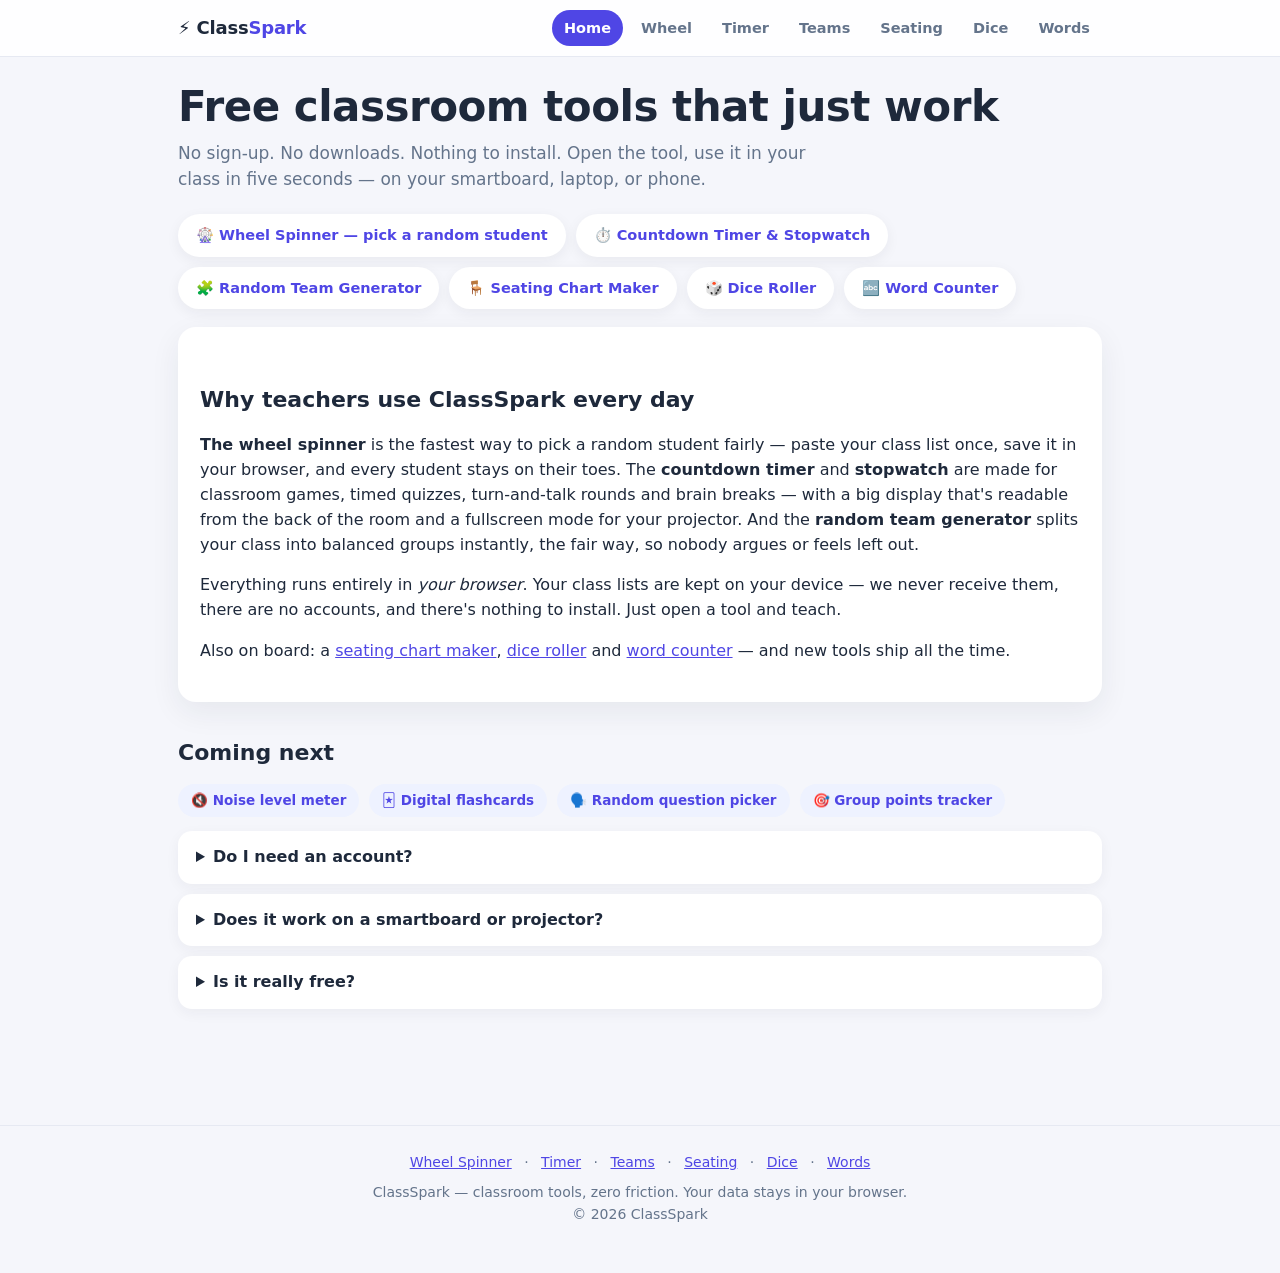
<file: index.html>
<!doctype html>
<html lang="en">
<head>
<meta charset="utf-8">
<meta name="viewport" content="width=device-width, initial-scale=1">
<title>ClassSpark — Free Online Classroom Tools (Wheel Spinner, Timer, Team Maker)</title>
<meta name="description" content="Free classroom tools for teachers: wheel spinner & random name picker, countdown timer, and random team generator. No sign-up, no downloads — just open and use on any device or smartboard.">
<meta property="og:title" content="ClassSpark — Free Online Classroom Tools">
<meta property="og:description" content="Wheel spinner, countdown timer & random team generator. Free, no sign-up, works on any smartboard.">
<meta property="og:type" content="website">
<link rel="canonical" href="https://ios-ug.github.io/classspark/">
<meta name="theme-color" content="#4f46e5">
<link rel="icon" href="data:image/svg+xml,%3Csvg xmlns='http://www.w3.org/2000/svg' viewBox='0 0 16 16'%3E%3Ctext y='14' font-size='14'%3E⚡%3C/text%3E%3C/svg%3E">
<link rel="stylesheet" href="./shared/style.css">
</head>
<body>
<header class="nav">
  <div class="nav-in">
    <a class="brand" href="./">⚡ Class<span>Spark</span></a>
    <nav>
      <a href="./" class="on">Home</a>
      <a href="./wheel/">Wheel</a>
      <a href="./timer/">Timer</a>
      <a href="./teams/">Teams</a>
      <a href="./seating/">Seating</a>
      <a href="./dice/">Dice</a>
      <a href="./words/">Words</a>
    </nav>
  </div>
</header>

<main class="container">
  <h1>Free classroom tools that just work</h1>
  <p class="lead">No sign-up. No downloads. Nothing to install. Open the tool, use it in your class in five seconds — on your smartboard, laptop, or phone.</p>

  <div class="moretools">
    <a href="./wheel/">🎡 Wheel Spinner — pick a random student</a>
    <a href="./timer/">⏱️ Countdown Timer & Stopwatch</a>
    <a href="./teams/">🧩 Random Team Generator</a>
    <a href="./seating/">🪑 Seating Chart Maker</a>
    <a href="./dice/">🎲 Dice Roller</a>
    <a href="./words/">🔤 Word Counter</a>
  </div>

  <div class="card">
    <h2>Why teachers use ClassSpark every day</h2>
    <p><strong>The wheel spinner</strong> is the fastest way to pick a random student fairly — paste your class list once, save it in your browser, and every student stays on their toes. The <strong>countdown timer</strong> and <strong>stopwatch</strong> are made for classroom games, timed quizzes, turn-and-talk rounds and brain breaks — with a big display that's readable from the back of the room and a fullscreen mode for your projector. And the <strong>random team generator</strong> splits your class into balanced groups instantly, the fair way, so nobody argues or feels left out.</p>
    <p>Everything runs entirely in <em>your browser</em>. Your class lists are kept on your device — we never receive them, there are no accounts, and there's nothing to install. Just open a tool and teach.</p>
    <p>Also on board: a <a href="./seating/">seating chart maker</a>, <a href="./dice/">dice roller</a> and <a href="./words/">word counter</a> — and new tools ship all the time.</p>
  </div>

  <h2>Coming next</h2>
  <div class="moretools">
    <span class="chip">🔇 Noise level meter</span>
    <span class="chip">🃏 Digital flashcards</span>
    <span class="chip">🗣️ Random question picker</span>
    <span class="chip">🎯 Group points tracker</span>
  </div>

  <details>
    <summary>Do I need an account?</summary>
    <p>No. Every tool works instantly with zero sign-up. Saved lists stay in your browser's local storage on your own device.</p>
  </details>
  <details>
    <summary>Does it work on a smartboard or projector?</summary>
    <p>Yes — every tool is built with big text and high-contrast colors so the whole class can read it from the back of the room. The timer also has a fullscreen mode.</p>
  </details>
  <details>
    <summary>Is it really free?</summary>
    <p>Yes, 100% free. The site is supported by unobtrusive ads, which is why they'll never interrupt your class.</p>
  </details>
</main>

<footer>
  <div>
    <a href="./wheel/">Wheel Spinner</a> · <a href="./timer/">Timer</a> · <a href="./teams/">Teams</a> · <a href="./seating/">Seating</a> · <a href="./dice/">Dice</a> · <a href="./words/">Words</a>
  </div>
  <p style="margin-top:8px">ClassSpark — classroom tools, zero friction. Your data stays in your browser.<br>© 2026 ClassSpark</p>
</footer>
</body>
</html>
</file>
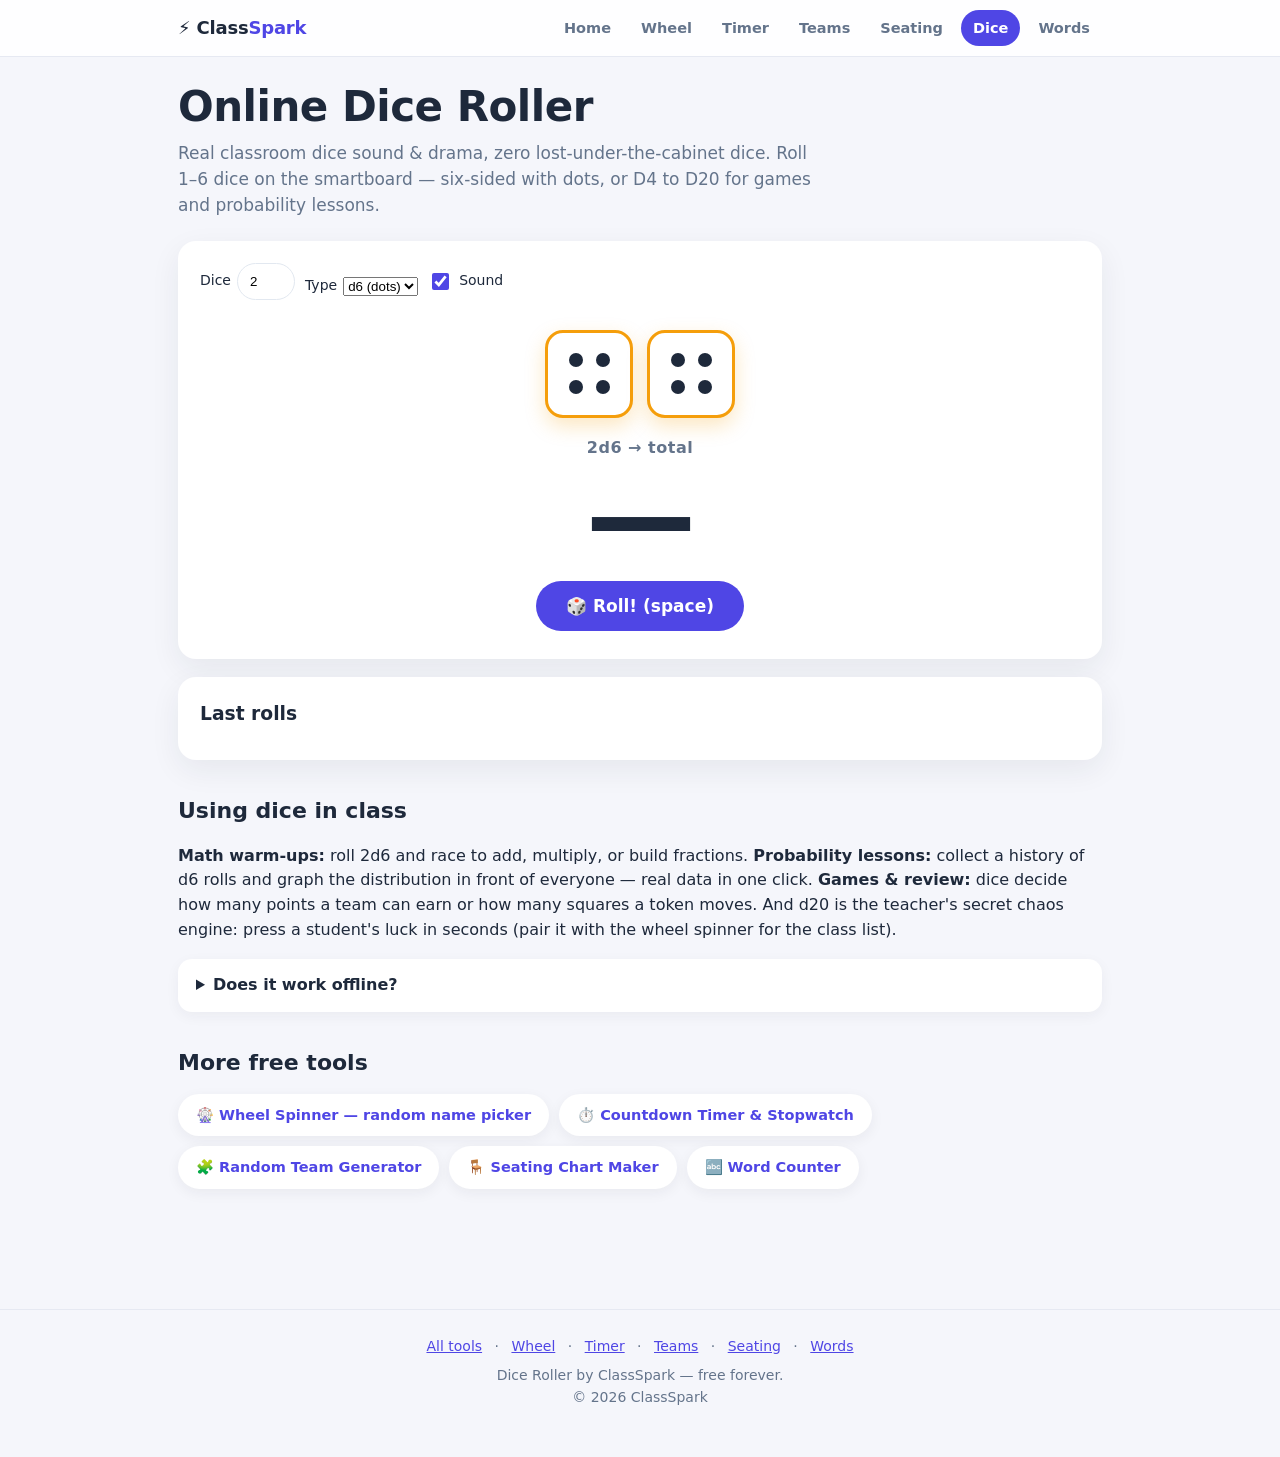
<file: dice/index.html>
<!doctype html>
<html lang="en">
<head>
<meta charset="utf-8">
<meta name="viewport" content="width=device-width, initial-scale=1">
<title>Dice Roller Online — D6, D20 & More for Class Games | ClassSpark</title>
<meta name="description" content="Free online dice roller for classrooms and board games. Roll 1–6 dice, standard six-sided with pips or D4–D20, big display for the smartboard, roll history. No sign-up.">
<meta property="og:title" content="Online Dice Roller for Teachers & Games">
<meta property="og:description" content="Roll 1–6 dice on your smartboard. Six-sided pips or D4–D20, animated rolls, history. Free, no sign-up.">
<meta property="og:type" content="website">
<link rel="canonical" href="https://ios-ug.github.io/classspark/dice/">
<meta name="theme-color" content="#4f46e5">
<link rel="icon" href="data:image/svg+xml,%3Csvg xmlns='http://www.w3.org/2000/svg' viewBox='0 0 16 16'%3E%3Ctext y='14' font-size='14'%3E🎲%3C/text%3E%3C/svg%3E">
<link rel="stylesheet" href="../shared/style.css">
<script src="../shared/dice.js" defer></script>
<script type="application/ld+json">
{"@context":"https://schema.org","@type":"FAQPage","mainEntity":[
{"@type":"Question","name":"How do I roll dice online?","acceptedAnswer":{"@type":"Answer","text":"Choose how many dice and pick the die type (six-sided with dots, or D4–D20), then press Roll or hit the spacebar."}},
{"@type":"Question","name":"Are the rolls random and fair?","acceptedAnswer":{"@type":"Answer","text":"Yes — each die is rolled with your browser's random number generator, so every face has an equal chance every time."}},
{"@type":"Question","name":"Can I roll a D20?","acceptedAnswer":{"@type":"Answer","text":"Yes — select d20 in the die-type box (d4, d6, d8, d10, d12 and d20 all supported), any mix of 1–6 dice."}}
]}
</script>
</head>
<body>
<header class="nav">
  <div class="nav-in">
    <a class="brand" href="../">⚡ Class<span>Spark</span></a>
    <nav>
      <a href="../">Home</a>
      <a href="../wheel/">Wheel</a>
      <a href="../timer/">Timer</a>
      <a href="../teams/">Teams</a>
      <a href="../seating/">Seating</a>
      <a href="../dice/" class="on">Dice</a>
      <a href="../words/">Words</a>
    </nav>
  </div>
</header>

<main class="container">
  <h1>Online Dice Roller</h1>
  <p class="lead">Real classroom dice sound & drama, zero lost-under-the-cabinet dice. Roll 1–6 dice on the smartboard — six-sided with dots, or D4 to D20 for games and probability lessons.</p>

  <div class="card">
    <div class="row">
      <div class="row" style="gap:6px"><label class="check" for="countIn">Dice</label><input class="txt" id="countIn" type="number" min="1" max="6" style="max-width:80px"></div>
      <div class="row" style="gap:6px">
        <label class="check" for="sidesSel">Type</label>
        <select class="txt" id="sidesSel">
          <option value="4">d4</option>
          <option value="6" selected>d6 (dots)</option>
          <option value="8">d8</option>
          <option value="10">d10</option>
          <option value="12">d12</option>
          <option value="20">d20</option>
        </select>
      </div>
      <label class="check"><input type="checkbox" id="sound" checked> Sound</label>
    </div>

    <div class="stage">
      <div id="diceRow" class="dice-row"></div>
      <div style="margin-top:18px">
        <div id="totalLabel" class="hint">2d6 → total</div>
        <div id="total" class="display" style="font-size:clamp(48px,10vw,110px)">—</div>
      </div>
      <div class="row" style="justify-content:center;margin-top:10px">
        <button class="btn big" id="rollBtn">🎲 Roll! (space)</button>
      </div>
    </div>
  </div>

  <div class="card">
    <div class="row" style="justify-content:space-between">
      <h3 style="margin:0">Last rolls</h3>
      <button class="btn ghost tiny" id="clearHist" style="display:none">Clear</button>
    </div>
    <div id="history" class="chips" style="margin-top:10px"></div>
  </div>

  <h2>Using dice in class</h2>
  <p><strong>Math warm-ups:</strong> roll 2d6 and race to add, multiply, or build fractions. <strong>Probability lessons:</strong> collect a history of d6 rolls and graph the distribution in front of everyone — real data in one click. <strong>Games & review:</strong> dice decide how many points a team can earn or how many squares a token moves. And d20 is the teacher's secret chaos engine: press a student's luck in seconds (pair it with the wheel spinner for the class list).</p>

  <details>
    <summary>Does it work offline?</summary>
    <p>Once the page is loaded, it runs entirely in your browser — like every ClassSpark tool. Spotty classroom Wi-Fi won't stop your game.</p>
  </details>

  <h2>More free tools</h2>
  <div class="moretools">
    <a href="../wheel/">🎡 Wheel Spinner — random name picker</a>
    <a href="../timer/">⏱️ Countdown Timer & Stopwatch</a>
    <a href="../teams/">🧩 Random Team Generator</a>
    <a href="../seating/">🪑 Seating Chart Maker</a>
    <a href="../words/">🔤 Word Counter</a>
  </div>
</main>

<footer>
  <div>
    <a href="../">All tools</a> · <a href="../wheel/">Wheel</a> · <a href="../timer/">Timer</a> · <a href="../teams/">Teams</a> · <a href="../seating/">Seating</a> · <a href="../words/">Words</a>
  </div>
  <p style="margin-top:8px">Dice Roller by ClassSpark — free forever.<br>© 2026 ClassSpark</p>
</footer>
</body>
</html>
</file>
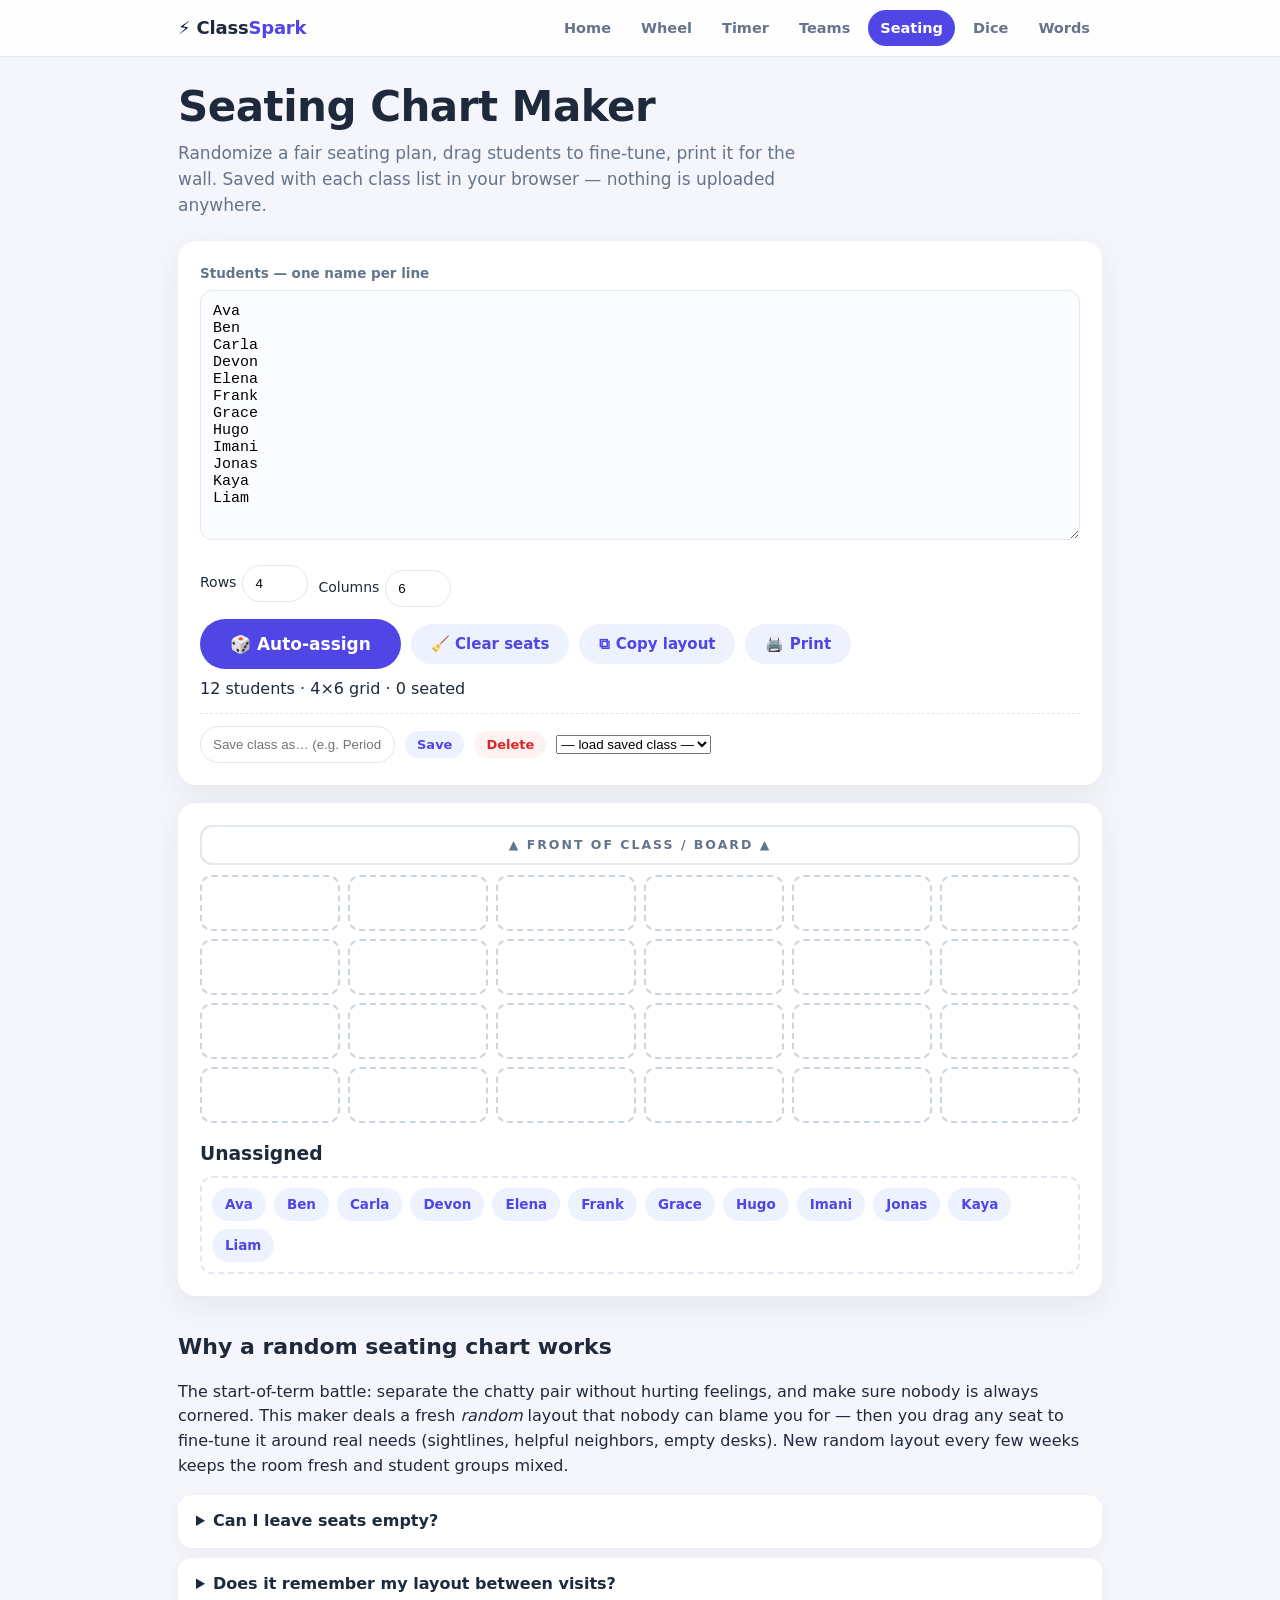
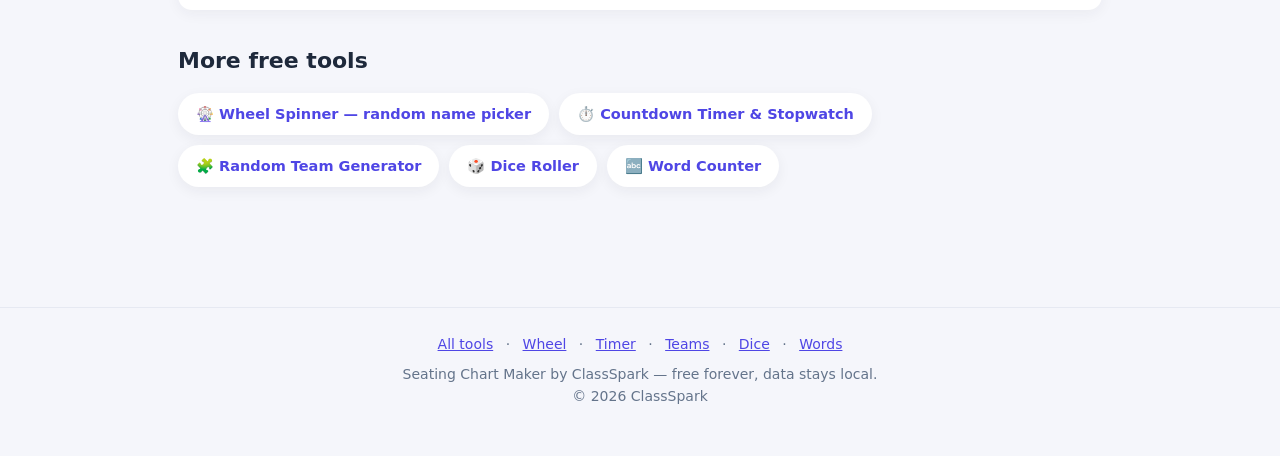
<file: seating/index.html>
<!doctype html>
<html lang="en">
<head>
<meta charset="utf-8">
<meta name="viewport" content="width=device-width, initial-scale=1">
<title>Seating Chart Maker — Drag, Arrange & Print Classroom Layouts | ClassSpark</title>
<meta name="description" content="Free seating chart maker for teachers. Paste your class, auto-assign a random layout, drag students to rearrange, and print the chart. No account, lists stay on your device.">
<meta property="og:title" content="Seating Chart Maker for Classrooms">
<meta property="og:description" content="Auto-assign a fair random seating chart, drag to fine-tune, print it. Free for teachers.">
<meta property="og:type" content="website">
<link rel="canonical" href="https://ios-ug.github.io/classspark/seating/">
<meta name="theme-color" content="#4f46e5">
<link rel="icon" href="data:image/svg+xml,%3Csvg xmlns='http://www.w3.org/2000/svg' viewBox='0 0 16 16'%3E%3Ctext y='14' font-size='14'%3E🪑%3C/text%3E%3C/svg%3E">
<link rel="stylesheet" href="../shared/style.css">
<script src="../shared/seating.js" defer></script>
<script type="application/ld+json">
{"@context":"https://schema.org","@type":"FAQPage","mainEntity":[
{"@type":"Question","name":"How do I make a seating chart for my class?","acceptedAnswer":{"@type":"Answer","text":"Paste your students one per line, choose a rows × columns setup and press Auto-assign for a fair random layout — or drag names from the unassigned box into any seat yourself."}},
{"@type":"Question","name":"Can I swap two students?","acceptedAnswer":{"@type":"Answer","text":"Yes — drag one student onto the other's seat and they swap places. Drag a student back to the box below to leave a seat empty."}},
{"@type":"Question","name":"Can I print the seating chart?","acceptedAnswer":{"@type":"Answer","text":"Yes — the Print button creates a clean one-page layout with a 'Front of class' orientation. Copy also exports seats as plain text."}}
]}
</script>
</head>
<body>
<header class="nav">
  <div class="nav-in">
    <a class="brand" href="../">⚡ Class<span>Spark</span></a>
    <nav>
      <a href="../">Home</a>
      <a href="../wheel/">Wheel</a>
      <a href="../timer/">Timer</a>
      <a href="../teams/">Teams</a>
      <a href="../seating/" class="on">Seating</a>
      <a href="../dice/">Dice</a>
      <a href="../words/">Words</a>
    </nav>
  </div>
</header>

<main class="container">
  <h1>Seating Chart Maker</h1>
  <p class="lead">Randomize a fair seating plan, drag students to fine-tune, print it for the wall. Saved with each class list in your browser — nothing is uploaded anywhere.</p>

  <div class="card controls">
    <label class="field" for="roster">Students — one name per line</label>
    <textarea id="roster" class="manifest" spellcheck="false"></textarea>

    <div class="row" style="margin-top:12px">
      <div class="row" style="gap:6px"><label class="check" for="rowsIn">Rows</label><input class="txt" id="rowsIn" type="number" min="2" max="10" style="max-width:80px"></div>
      <div class="row" style="gap:6px"><label class="check" for="colsIn">Columns</label><input class="txt" id="colsIn" type="number" min="2" max="10" style="max-width:80px"></div>
    </div>

    <div class="row" style="margin-top:12px">
      <button class="btn big" id="autoBtn">🎲 Auto-assign</button>
      <button class="btn ghost" id="clearBtn">🧹 Clear seats</button>
      <button class="btn ghost" id="copyBtn">⧉ Copy layout</button>
      <button class="btn ghost" id="printBtn">🖨️ Print</button>
    </div>
    <p class="hint" id="stats" style="margin:8px 0 0"></p>

    <div class="row" style="margin-top:12px;border-top:1px dashed #e2e8f0;padding-top:12px">
      <input class="txt" id="listName" placeholder="Save class as… (e.g. Period 3)">
      <button class="btn ghost tiny" id="saveList">Save</button>
      <button class="btn danger tiny" id="deleteList">Delete</button>
      <select class="txt" id="savedLists" style="max-width:210px"></select>
    </div>
  </div>

  <div class="card" id="gridWrap">
    <div class="frontbar">▲ FRONT OF CLASS / BOARD ▲</div>
    <div id="grid" class="seatgrid"></div>
    <h3 style="margin:16px 0 8px">Unassigned</h3>
    <div id="pool"></div>
  </div>

  <h2>Why a random seating chart works</h2>
  <p>The start-of-term battle: separate the chatty pair without hurting feelings, and make sure nobody is always cornered. This maker deals a fresh <em>random</em> layout that nobody can blame you for — then you drag any seat to fine-tune it around real needs (sightlines, helpful neighbors, empty desks). New random layout every few weeks keeps the room fresh and student groups mixed.</p>

  <details>
    <summary>Can I leave seats empty?</summary>
    <p>Yes — an empty grid cell is simply a free desk. Drag anyone back to the “Unassigned” box to free their seat, or don't assign them yet.</p>
  </details>
  <details>
    <summary>Does it remember my layout between visits?</summary>
    <p>Yes — your last chart and any saved class lists stay in this browser on your own device. No account, no uploads.</p>
  </details>

  <h2>More free tools</h2>
  <div class="moretools">
    <a href="../wheel/">🎡 Wheel Spinner — random name picker</a>
    <a href="../timer/">⏱️ Countdown Timer & Stopwatch</a>
    <a href="../teams/">🧩 Random Team Generator</a>
    <a href="../dice/">🎲 Dice Roller</a>
    <a href="../words/">🔤 Word Counter</a>
  </div>
</main>

<div id="toast" class="toast">Copied ✓</div>

<footer>
  <div>
    <a href="../">All tools</a> · <a href="../wheel/">Wheel</a> · <a href="../timer/">Timer</a> · <a href="../teams/">Teams</a> · <a href="../dice/">Dice</a> · <a href="../words/">Words</a>
  </div>
  <p style="margin-top:8px">Seating Chart Maker by ClassSpark — free forever, data stays local.<br>© 2026 ClassSpark</p>
</footer>
</body>
</html>
</file>
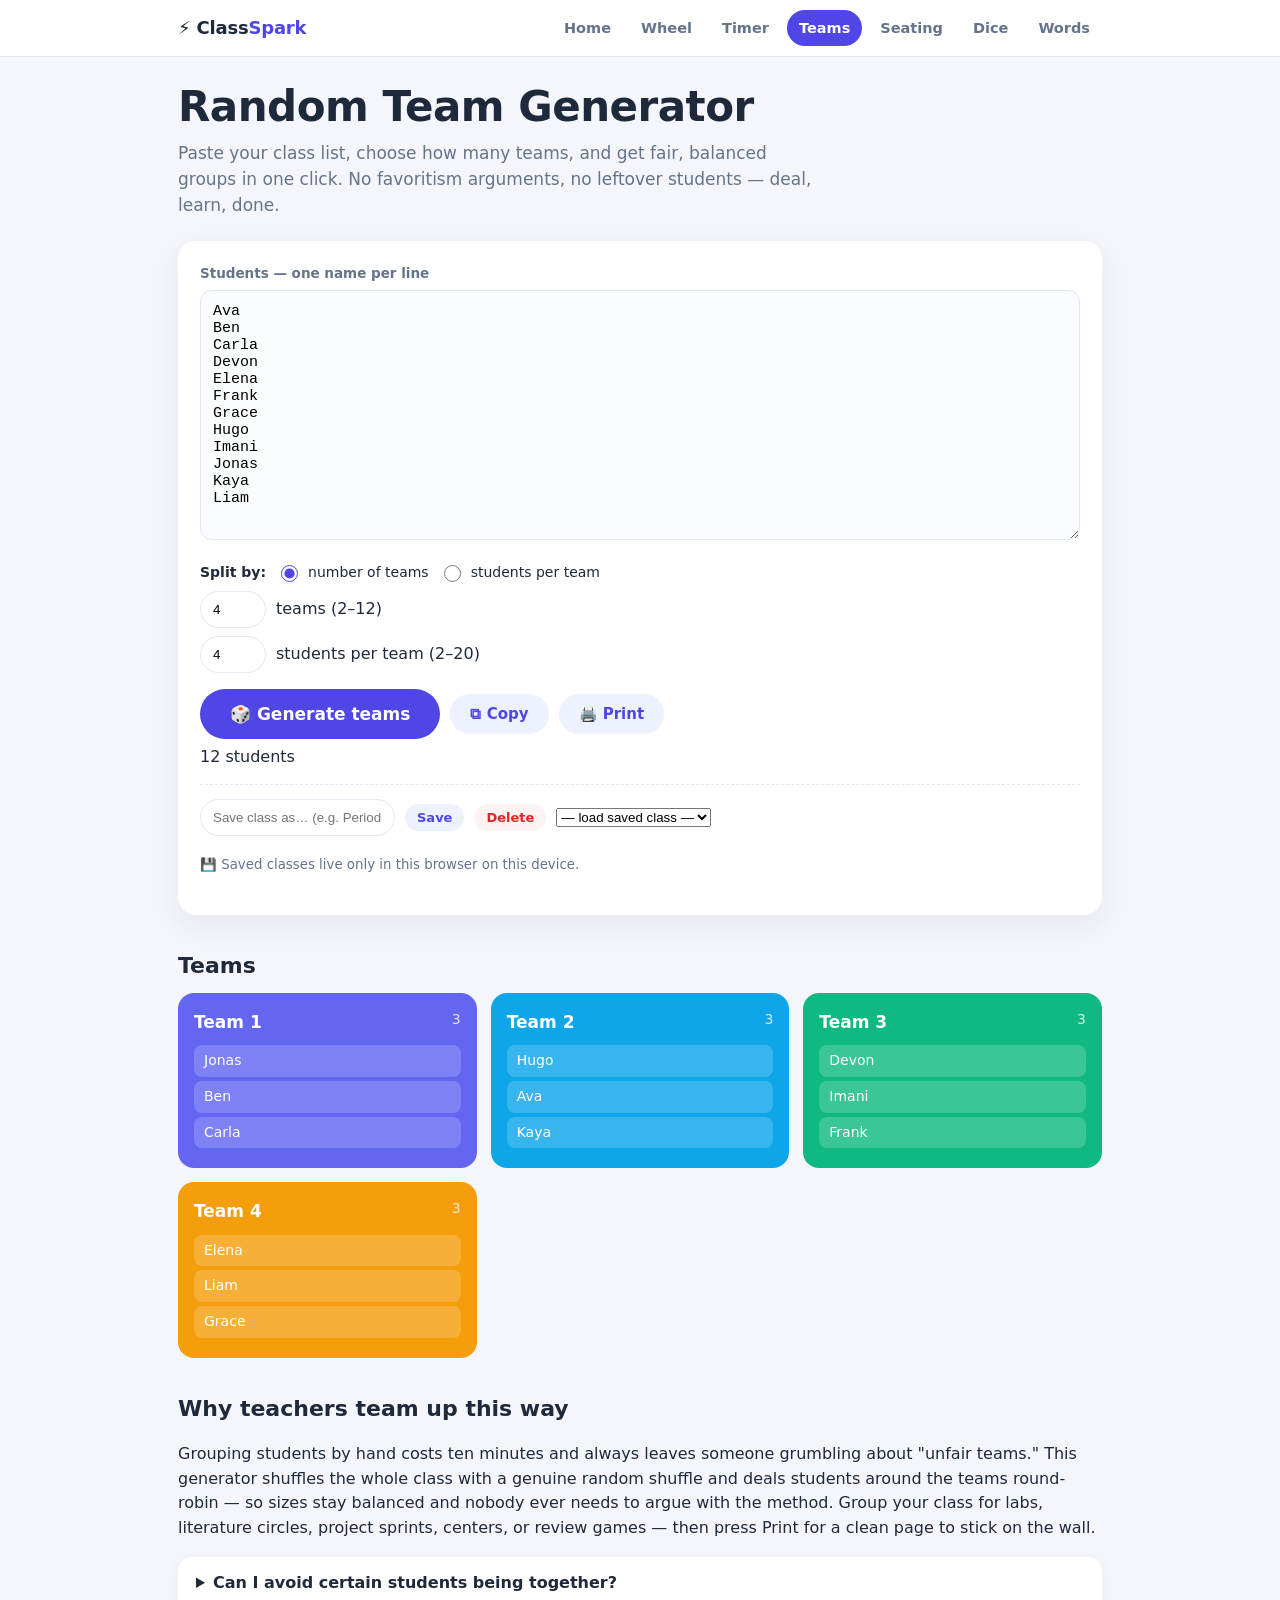
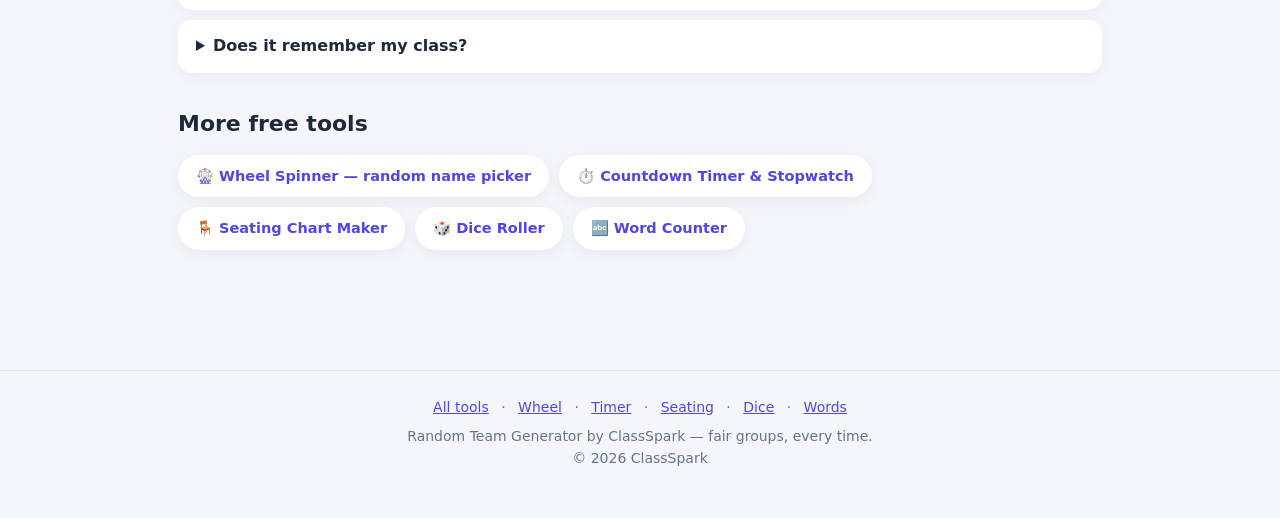
<file: teams/index.html>
<!doctype html>
<html lang="en">
<head>
<meta charset="utf-8">
<meta name="viewport" content="width=device-width, initial-scale=1">
<title>Random Team Generator — Group Students Fairly, Instantly | ClassSpark</title>
<meta name="description" content="Free random team generator for teachers. Split your class into fair, balanced groups in one click — by number of teams or team size. Save class lists. Print or copy results.">
<meta property="og:title" content="Random Team Generator for Classrooms">
<meta property="og:description" content="Split your class into fair balanced teams instantly. By team count or size. Free, no sign-up, printable.">
<meta property="og:type" content="website">
<link rel="canonical" href="https://ios-ug.github.io/classspark/teams/">
<meta name="theme-color" content="#4f46e5">
<link rel="icon" href="data:image/svg+xml,%3Csvg xmlns='http://www.w3.org/2000/svg' viewBox='0 0 16 16'%3E%3Ctext y='14' font-size='14'%3E🧩%3C/text%3E%3C/svg%3E">
<link rel="stylesheet" href="../shared/style.css">
<script src="../shared/teams.js" defer></script>
<script type="application/ld+json">
{"@context":"https://schema.org","@type":"FAQPage","mainEntity":[
{"@type":"Question","name":"How do I split a class into random groups?","acceptedAnswer":{"@type":"Answer","text":"Paste your students one per line, choose the number of teams (or students per team) and press Generate. Names are shuffled fairly with a true random shuffle."}},
{"@type":"Question","name":"Are team sizes balanced?","acceptedAnswer":{"@type":"Answer","text":"Yes — students are dealt around the teams round-robin, so every team differs by at most one student."}},
{"@type":"Question","name":"Can I print the teams?","acceptedAnswer":{"@type":"Answer","text":"Yes — use the Print button for a clean printout to stick on the wall, or Copy to paste the team lists anywhere."}}
]}
</script>
</head>
<body>
<header class="nav">
  <div class="nav-in">
    <a class="brand" href="../">⚡ Class<span>Spark</span></a>
    <nav>
      <a href="../">Home</a>
      <a href="../wheel/">Wheel</a>
      <a href="../timer/">Timer</a>
      <a href="../teams/" class="on">Teams</a>
      <a href="../seating/">Seating</a>
      <a href="../dice/">Dice</a>
      <a href="../words/">Words</a>
    </nav>
  </div>
</header>

<main class="container">
  <h1>Random Team Generator</h1>
  <p class="lead">Paste your class list, choose how many teams, and get fair, balanced groups in one click. No favoritism arguments, no leftover students — deal, learn, done.</p>

  <div class="card">
    <label class="field" for="roster">Students — one name per line</label>
    <textarea id="roster" class="manifest" spellcheck="false"></textarea>

    <div class="row" style="margin-top:14px">
      <strong style="font-size:14px">Split by:</strong>
      <label class="check"><input type="radio" name="mode" id="modeCount" checked> number of teams</label>
      <label class="check"><input type="radio" name="mode" id="modeSize"> students per team</label>
    </div>
    <div class="row" style="margin-top:8px" id="fieldCount">
      <input class="txt" id="teamN" type="number" min="2" max="12" value="4" style="max-width:110px">
      <span class="hint">teams (2–12)</span>
    </div>
    <div class="row" style="margin-top:8px" id="fieldSize" hidden>
      <input class="txt" id="sizeN" type="number" min="2" max="20" value="4" style="max-width:110px">
      <span class="hint">students per team (2–20)</span>
    </div>

    <div class="row" style="margin-top:16px">
      <button class="btn big" id="makeBtn">🎲 Generate teams</button>
      <button class="btn ghost" id="copyBtn" disabled>⧉ Copy</button>
      <button class="btn ghost" id="printBtn" disabled>🖨️ Print</button>
    </div>
    <p class="hint" id="stats" style="margin:6px 0 0"></p>

    <div class="row" style="margin-top:14px;border-top:1px dashed #e2e8f0;padding-top:14px">
      <input class="txt" id="listName" placeholder="Save class as… (e.g. Period 2)">
      <button class="btn ghost tiny" id="saveList">Save</button>
      <button class="btn danger tiny" id="deleteList">Delete</button>
      <select class="txt" id="savedLists" style="max-width:220px"></select>
    </div>
    <p><small class="hint">💾 Saved classes live only in this browser on this device.</small></p>
  </div>

  <div id="outWrap" hidden>
    <h2 id="outTitle">Teams</h2>
    <div id="out" class="teams-grid"></div>
  </div>

  <h2>Why teachers team up this way</h2>
  <p>Grouping students by hand costs ten minutes and always leaves someone grumbling about "unfair teams." This generator shuffles the whole class with a genuine random shuffle and deals students around the teams round-robin — so sizes stay balanced and nobody ever needs to argue with the method. Group your class for labs, literature circles, project sprints, centers, or review games — then press Print for a clean page to stick on the wall.</p>

  <details>
    <summary>Can I avoid certain students being together?</summary>
    <p>This generator keeps grouping fast and fair. For special pairings, use it as a starting point and swap names in the copy-pasted list — most teachers find the random result already works.</p>
  </details>
  <details>
    <summary>Does it remember my class?</summary>
    <p>Your list can be saved by name in this browser (e.g. "Period 2"). It never leaves your device — no account, no upload.</p>
  </details>

  <h2>More free tools</h2>
  <div class="moretools">
    <a href="../wheel/">🎡 Wheel Spinner — random name picker</a>
    <a href="../timer/">⏱️ Countdown Timer & Stopwatch</a>
    <a href="../seating/">🪑 Seating Chart Maker</a>
    <a href="../dice/">🎲 Dice Roller</a>
    <a href="../words/">🔤 Word Counter</a>
  </div>
</main>

<div id="toast" class="toast">Copied ✓</div>

<footer>
  <div>
    <a href="../">All tools</a> · <a href="../wheel/">Wheel</a> · <a href="../timer/">Timer</a> · <a href="../seating/">Seating</a> · <a href="../dice/">Dice</a> · <a href="../words/">Words</a>
  </div>
  <p style="margin-top:8px">Random Team Generator by ClassSpark — fair groups, every time.<br>© 2026 ClassSpark</p>
</footer>
</body>
</html>
</file>
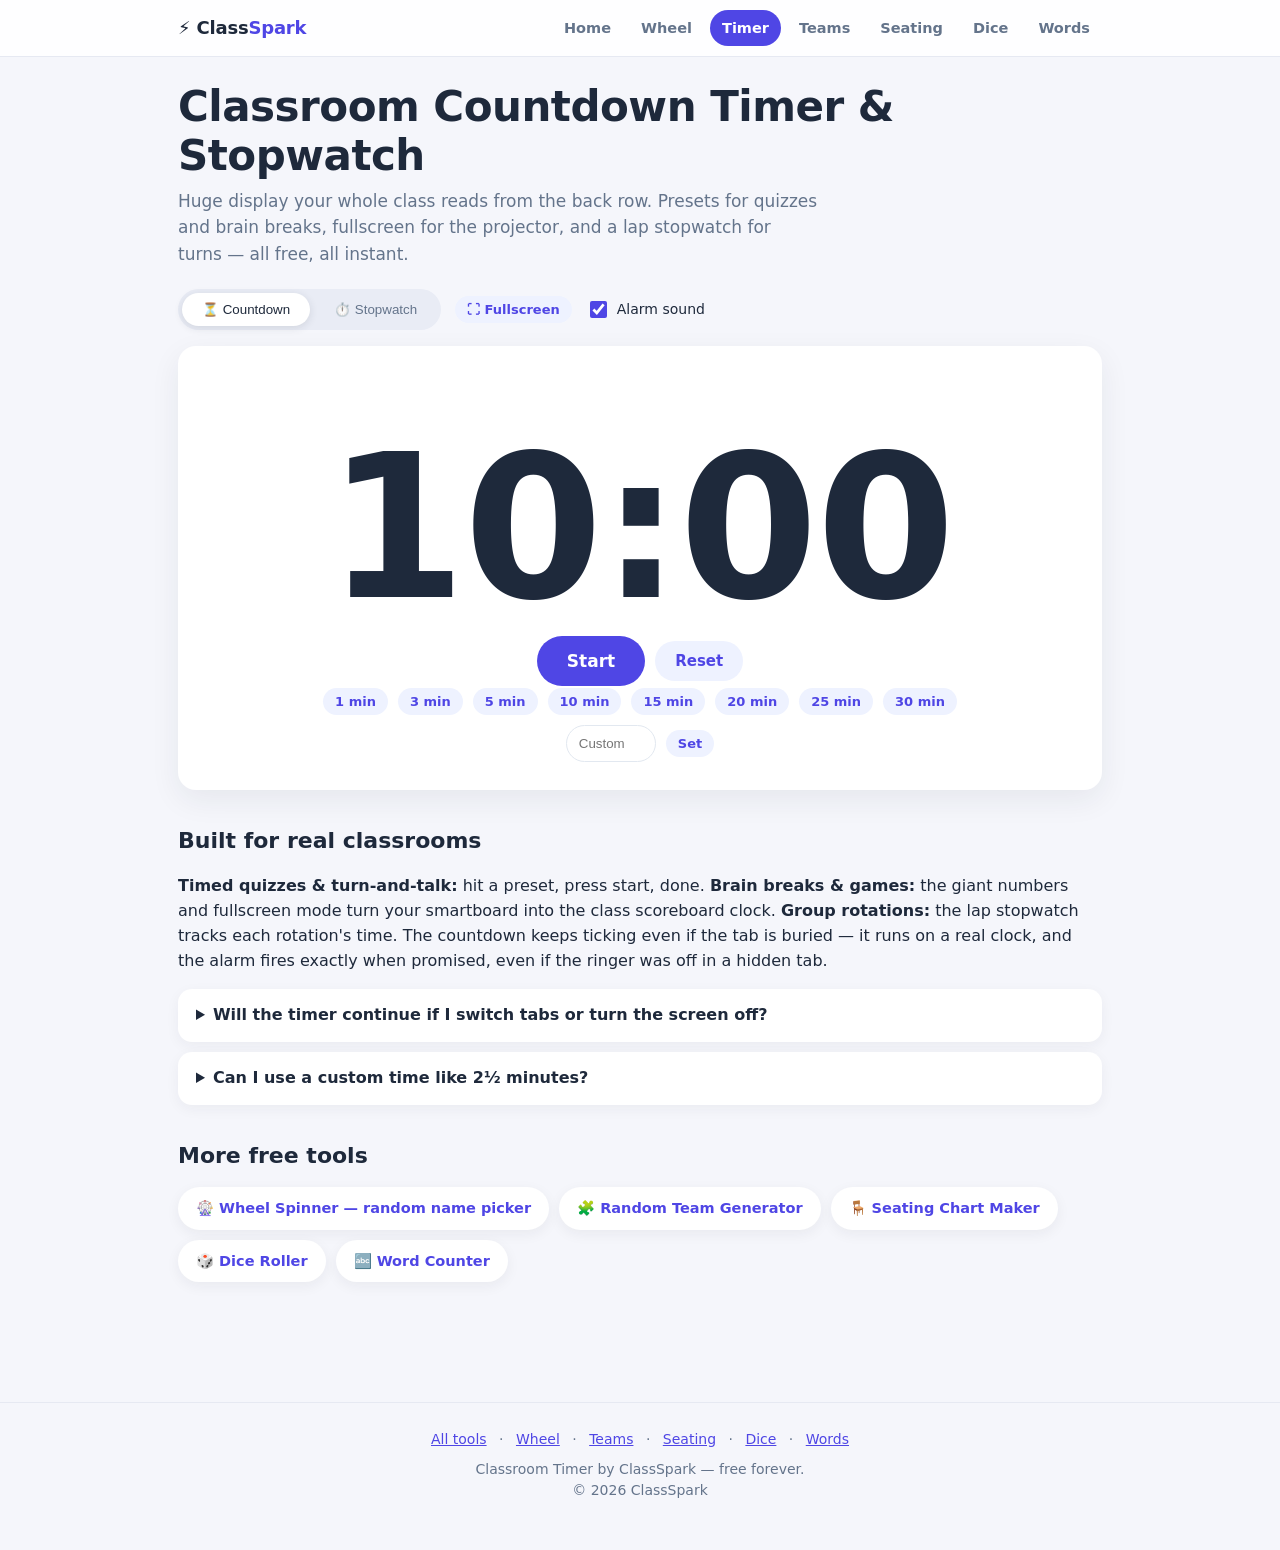
<file: timer/index.html>
<!doctype html>
<html lang="en">
<head>
<meta charset="utf-8">
<meta name="viewport" content="width=device-width, initial-scale=1">
<title>Countdown Timer & Stopwatch for Classrooms (Fullscreen) | ClassSpark</title>
<meta name="description" content="Free online countdown timer and stopwatch for teachers. Big fullscreen display for smartboards, presets up to 30 minutes, loud alarm, lap times. No sign-up.">
<meta property="og:title" content="Classroom Countdown Timer & Stopwatch">
<meta property="og:description" content="Big, fullscreen countdown timer for the classroom. Presets, alarm, lap stopwatch. Free, no sign-up.">
<meta property="og:type" content="website">
<link rel="canonical" href="https://ios-ug.github.io/classspark/timer/">
<meta name="theme-color" content="#4f46e5">
<link rel="icon" href="data:image/svg+xml,%3Csvg xmlns='http://www.w3.org/2000/svg' viewBox='0 0 16 16'%3E%3Ctext y='14' font-size='14'%3E⏱️%3C/text%3E%3C/svg%3E">
<link rel="stylesheet" href="../shared/style.css">
<script src="../shared/timer.js" defer></script>
<script type="application/ld+json">
{"@context":"https://schema.org","@type":"FAQPage","mainEntity":[
{"@type":"Question","name":"How do I set a 10 minute timer?","acceptedAnswer":{"@type":"Answer","text":"Click the 10 min preset button and press Start — or type any number of minutes and press Set. Press theFullscreen button to show it on a projector."}},
{"@type":"Question","name":"Does the alarm sound if the tab is in the background?","acceptedAnswer":{"@type":"Answer","text":"Yes — the timer keeps running off a real clock, keeps counting even when the tab is hidden or the screen is off, and the alarm plays on time."}}
]}
</script>
</head>
<body>
<header class="nav">
  <div class="nav-in">
    <a class="brand" href="../">⚡ Class<span>Spark</span></a>
    <nav>
      <a href="../">Home</a>
      <a href="../wheel/">Wheel</a>
      <a href="../timer/" class="on">Timer</a>
      <a href="../teams/">Teams</a>
      <a href="../seating/">Seating</a>
      <a href="../dice/">Dice</a>
      <a href="../words/">Words</a>
    </nav>
  </div>
</header>

<main class="container">
  <h1>Classroom Countdown Timer & Stopwatch</h1>
  <p class="lead">Huge display your whole class reads from the back row. Presets for quizzes and brain breaks, fullscreen for the projector, and a lap stopwatch for turns — all free, all instant.</p>

  <div class="row" style="gap:14px">
    <div class="tabs" role="tablist">
      <button class="on" data-mode="count">⏳ Countdown</button>
      <button data-mode="stop">⏱️ Stopwatch</button>
    </div>
    <button class="btn ghost tiny" id="fsBtn">⛶ Fullscreen</button>
    <label class="check"><input type="checkbox" id="sound" checked> Alarm sound</label>
  </div>

  <section id="painCount" class="card" style="margin-top:16px">
    <div class="stage">
      <div id="cdMsg" class="msg"></div>
      <div id="cd" class="display">10:00</div>
      <div class="row" style="justify-content:center;margin-top:8px">
        <button class="btn big" id="cdStart">Start</button>
        <button class="btn ghost" id="cdReset">Reset</button>
      </div>
      <div class="row" style="justify-content:center;margin-top:2px" id="presets"></div>
      <div class="row" style="justify-content:center">
        <input class="txt" id="mins" type="number" min="0.5" max="600" step="0.5" placeholder="Custom minutes e.g. 2.5">
        <button class="btn ghost tiny" id="setMin">Set</button>
      </div>
    </div>
  </section>

  <section id="painStop" class="card" style="margin-top:16px" hidden>
    <div class="stage">
      <div id="sw" class="display">0:00.00</div>
      <div class="row" style="justify-content:center;margin-top:8px">
        <button class="btn big" id="swStart">Start</button>
        <button class="btn ghost" id="swLap" disabled>Lap</button>
        <button class="btn ghost" id="swReset">Reset</button>
      </div>
      <ol id="swLaps" class="laps"></ol>
    </div>
  </section>

  <h2>Built for real classrooms</h2>
  <p><strong>Timed quizzes & turn-and-talk:</strong> hit a preset, press start, done. <strong>Brain breaks & games:</strong> the giant numbers and fullscreen mode turn your smartboard into the class scoreboard clock. <strong>Group rotations:</strong> the lap stopwatch tracks each rotation's time. The countdown keeps ticking even if the tab is buried — it runs on a real clock, and the alarm fires exactly when promised, even if the ringer was off in a hidden tab.</p>

  <details>
    <summary>Will the timer continue if I switch tabs or turn the screen off?</summary>
    <p>Yes. It measures against a real clock, not tick counting — background tabs, screen locks and other apps can't slow it down.</p>
  </details>
  <details>
    <summary>Can I use a custom time like 2½ minutes?</summary>
    <p>Type <em>2.5</em> in the custom field and press Set — decimals work exactly like you'd expect.</p>
  </details>

  <h2>More free tools</h2>
  <div class="moretools">
    <a href="../wheel/">🎡 Wheel Spinner — random name picker</a>
    <a href="../teams/">🧩 Random Team Generator</a>
    <a href="../seating/">🪑 Seating Chart Maker</a>
    <a href="../dice/">🎲 Dice Roller</a>
    <a href="../words/">🔤 Word Counter</a>
  </div>
</main>

<footer>
  <div>
    <a href="../">All tools</a> · <a href="../wheel/">Wheel</a> · <a href="../teams/">Teams</a> · <a href="../seating/">Seating</a> · <a href="../dice/">Dice</a> · <a href="../words/">Words</a>
  </div>
  <p style="margin-top:8px">Classroom Timer by ClassSpark — free forever.<br>© 2026 ClassSpark</p>
</footer>
</body>
</html>
</file>
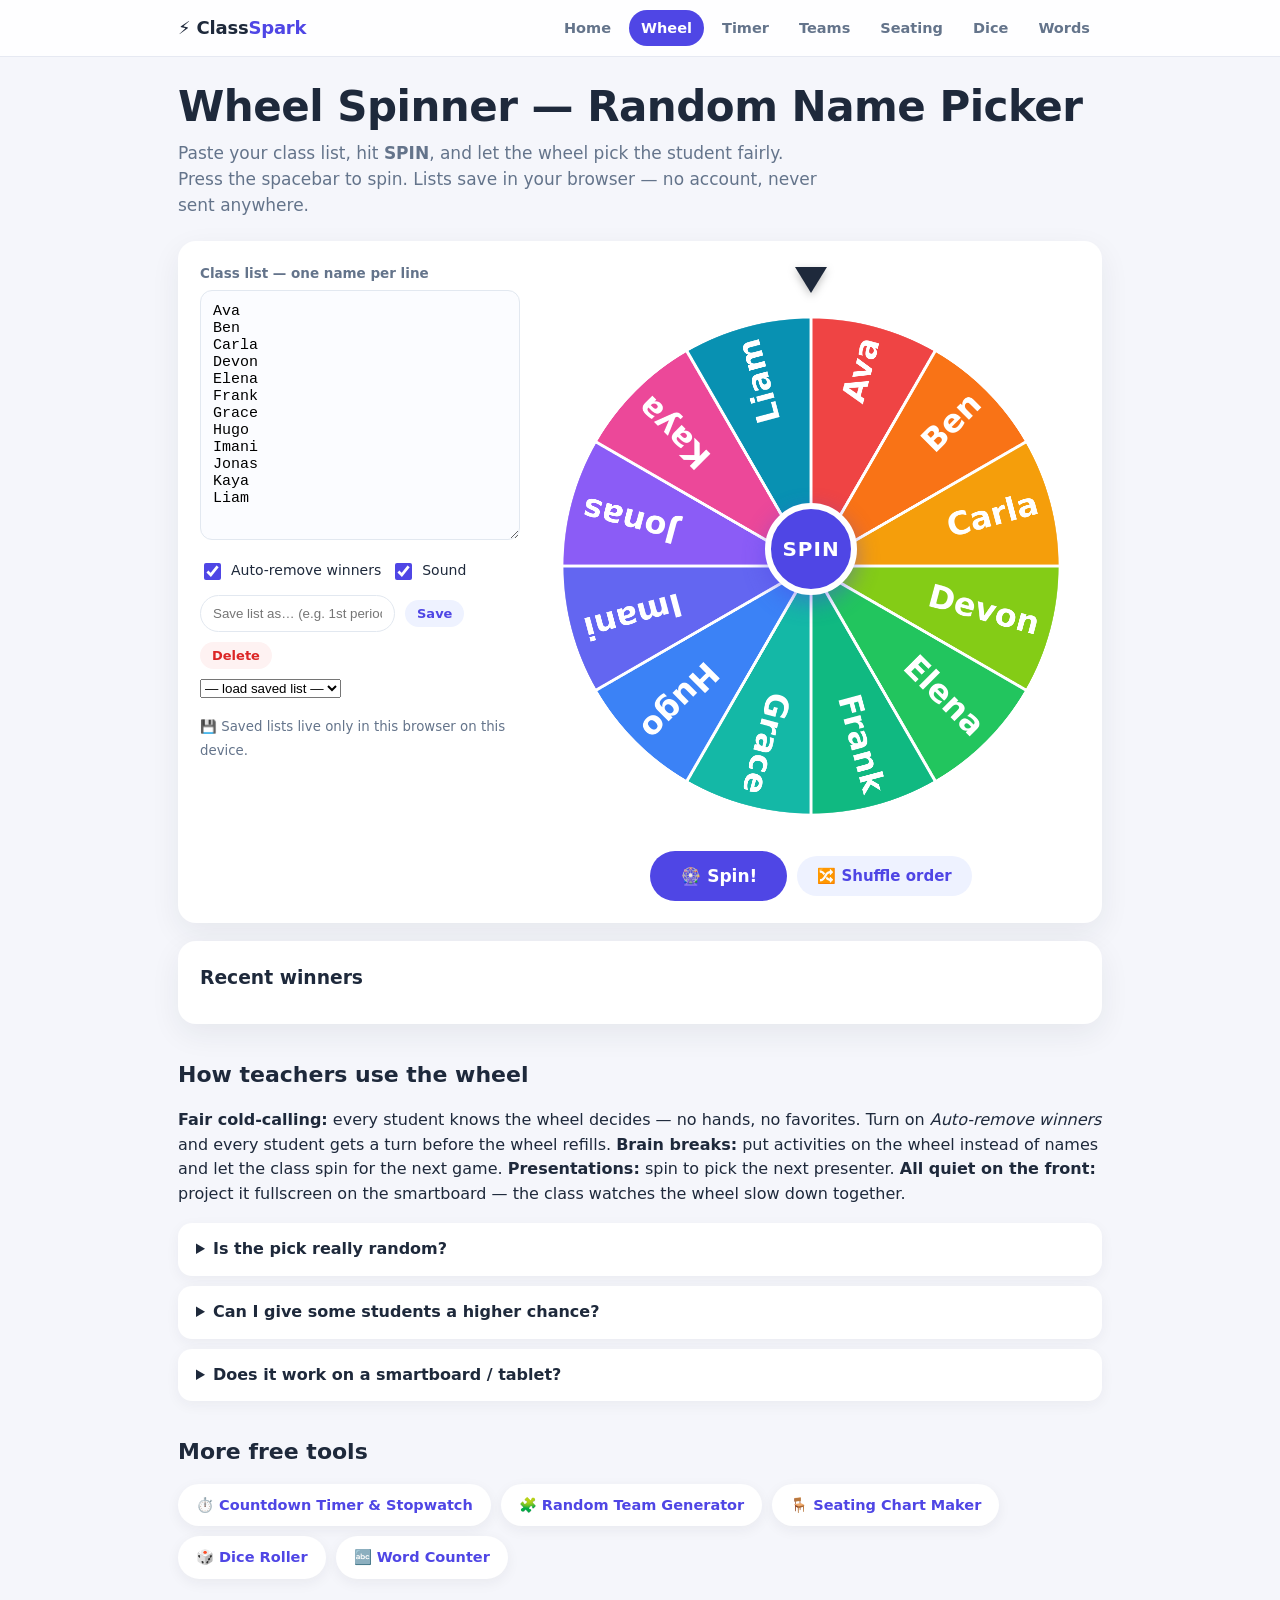
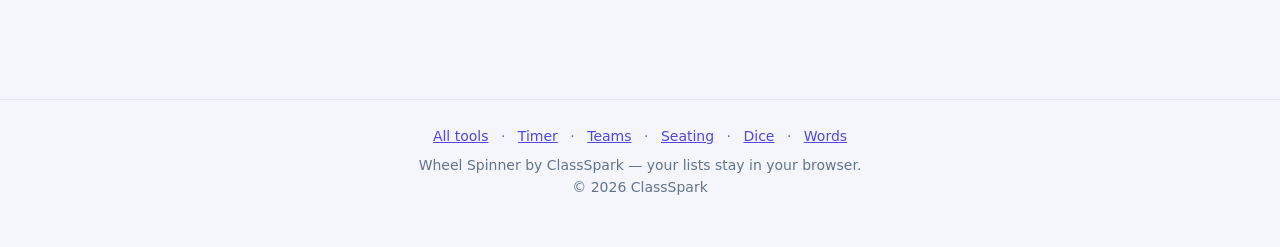
<file: wheel/index.html>
<!doctype html>
<html lang="en">
<head>
<meta charset="utf-8">
<meta name="viewport" content="width=device-width, initial-scale=1">
<title>Wheel Spinner — Random Name Picker for Classroom | ClassSpark</title>
<meta name="description" content="Free wheel spinner / random name picker for teachers. Paste your class list, spin, and pick a student fairly. Save lists in your browser, auto-remove winners. No sign-up.">
<meta property="og:title" content="Wheel Spinner — Random Name Picker">
<meta property="og:description" content="Paste your class list and spin. Fair, fun, and free random student picker for any classroom.">
<meta property="og:type" content="website">
<link rel="canonical" href="https://ios-ug.github.io/classspark/wheel/">
<meta name="theme-color" content="#4f46e5">
<link rel="icon" href="data:image/svg+xml,%3Csvg xmlns='http://www.w3.org/2000/svg' viewBox='0 0 16 16'%3E%3Ctext y='14' font-size='14'%3E🎡%3C/text%3E%3C/svg%3E">
<link rel="stylesheet" href="../shared/style.css">
<script src="../shared/wheel.js" defer></script>
<script type="application/ld+json">
{"@context":"https://schema.org","@type":"FAQPage","mainEntity":[
{"@type":"Question","name":"How do I pick a random student?","acceptedAnswer":{"@type":"Answer","text":"Paste your class list into the box (one name per line), then press Spin or tap the middle of the wheel. The winner appears under the pointer."}},
{"@type":"Question","name":"How do I save my class list?","acceptedAnswer":{"@type":"Answer","text":"Type a name in the small field below the list and press Save. It stays in your browser storage — no account needed."}},
{"@type":"Question","name":"Can the wheel remove picked students?","acceptedAnswer":{"@type":"Answer","text":"Yes. Turn on Auto-remove so every picked student is taken off the wheel — perfect for ensuring every student gets a turn."}}
]}
</script>
</head>
<body>
<header class="nav">
  <div class="nav-in">
    <a class="brand" href="../">⚡ Class<span>Spark</span></a>
    <nav>
      <a href="../">Home</a>
      <a href="../wheel/" class="on">Wheel</a>
      <a href="../timer/">Timer</a>
      <a href="../teams/">Teams</a>
      <a href="../seating/">Seating</a>
      <a href="../dice/">Dice</a>
      <a href="../words/">Words</a>
    </nav>
  </div>
</header>

<main class="container">
  <h1>Wheel Spinner — Random Name Picker</h1>
  <p class="lead">Paste your class list, hit <strong>SPIN</strong>, and let the wheel pick the student fairly. Press the spacebar to spin. Lists save in your browser — no account, never sent anywhere.</p>

  <div class="card tool-grid">
    <div class="controls">
      <label class="field" for="names">Class list — one name per line</label>
      <textarea id="names" class="manifest" spellcheck="false"></textarea>

      <div class="row" style="margin-top:12px">
        <label class="check"><input type="checkbox" id="autoRemove" checked> Auto-remove winners</label>
        <label class="check"><input type="checkbox" id="sound" checked> Sound</label>
      </div>

      <div class="row" style="margin-top:12px">
        <input class="txt" id="listName" placeholder="Save list as… (e.g. 1st period)">
        <button class="btn ghost tiny" id="saveList">Save</button>
        <button class="btn danger tiny" id="deleteList">Delete</button>
      </div>
      <div class="row">
        <select class="txt" id="savedLists" style="max-width:230px"></select>
      </div>
      <p><small class="hint">💾 Saved lists live only in this browser on this device.</small></p>
    </div>

    <div>
      <div class="wheel-wrap">
        <div class="wheel-arrow"></div>
        <canvas id="wheel" width="1080" height="1080"></canvas>
        <button id="capSpin" class="wheel-cap" aria-label="Spin the wheel">SPIN</button>
      </div>
      <div class="row" style="justify-content:center;margin-top:16px">
        <button class="btn big" id="spinBtn">🎡 Spin!</button>
        <button class="btn ghost" id="shuffleBtn">🔀 Shuffle order</button>
      </div>
    </div>
  </div>

  <div class="card">
    <div class="row" style="justify-content:space-between">
      <h3 style="margin:0">Recent winners</h3>
      <button class="btn ghost tiny" id="clearHist" style="display:none">Clear</button>
    </div>
    <div id="history" class="chips" style="margin-top:10px"></div>
  </div>

  <h2>How teachers use the wheel</h2>
  <p><strong>Fair cold-calling:</strong> every student knows the wheel decides — no hands, no favorites. Turn on <em>Auto-remove winners</em> and every student gets a turn before the wheel refills. <strong>Brain breaks:</strong> put activities on the wheel instead of names and let the class spin for the next game. <strong>Presentations:</strong> spin to pick the next presenter. <strong>All quiet on the front:</strong> project it fullscreen on the smartboard — the class watches the wheel slow down together.</p>

  <details>
    <summary>Is the pick really random?</summary>
    <p>Yes — the wheel uses your browser's random number generator to choose the winning segment before the animation, then slows down exactly onto it. Every entry has an equal chance.</p>
  </details>
  <details>
    <summary>Can I give some students a higher chance?</summary>
    <p>Add the same name more than once — repeated names appear on extra segments, so some students truly do get two or three shots. Teachers use this for extra motivation.</p>
  </details>
  <details>
    <summary>Does it work on a smartboard / tablet?</summary>
    <p>Yes. Open this page on any device, tap SPIN — no app, no install, no Wi-Fi login forms. The page works with or without a keyboard.</p>
  </details>

  <h2>More free tools</h2>
  <div class="moretools">
    <a href="../timer/">⏱️ Countdown Timer & Stopwatch</a>
    <a href="../teams/">🧩 Random Team Generator</a>
    <a href="../seating/">🪑 Seating Chart Maker</a>
    <a href="../dice/">🎲 Dice Roller</a>
    <a href="../words/">🔤 Word Counter</a>
  </div>
</main>

<div class="modal" id="modal" hidden>
  <div class="modal-in">
    <div class="emoji">🎉</div>
    <h2>Winner</h2>
    <div id="winnerName">—</div>
    <div class="row" style="justify-content:center">
      <button class="btn" id="modalResp">Spin again 🎡</button>
      <button class="btn ghost" id="modalRemove">Remove name</button>
      <button class="btn ghost" id="modalClose">Close</button>
    </div>
  </div>
</div>

<footer>
  <div>
    <a href="../">All tools</a> · <a href="../timer/">Timer</a> · <a href="../teams/">Teams</a> · <a href="../seating/">Seating</a> · <a href="../dice/">Dice</a> · <a href="../words/">Words</a>
  </div>
  <p style="margin-top:8px">Wheel Spinner by ClassSpark — your lists stay in your browser.<br>© 2026 ClassSpark</p>
</footer>
</body>
</html>
</file>
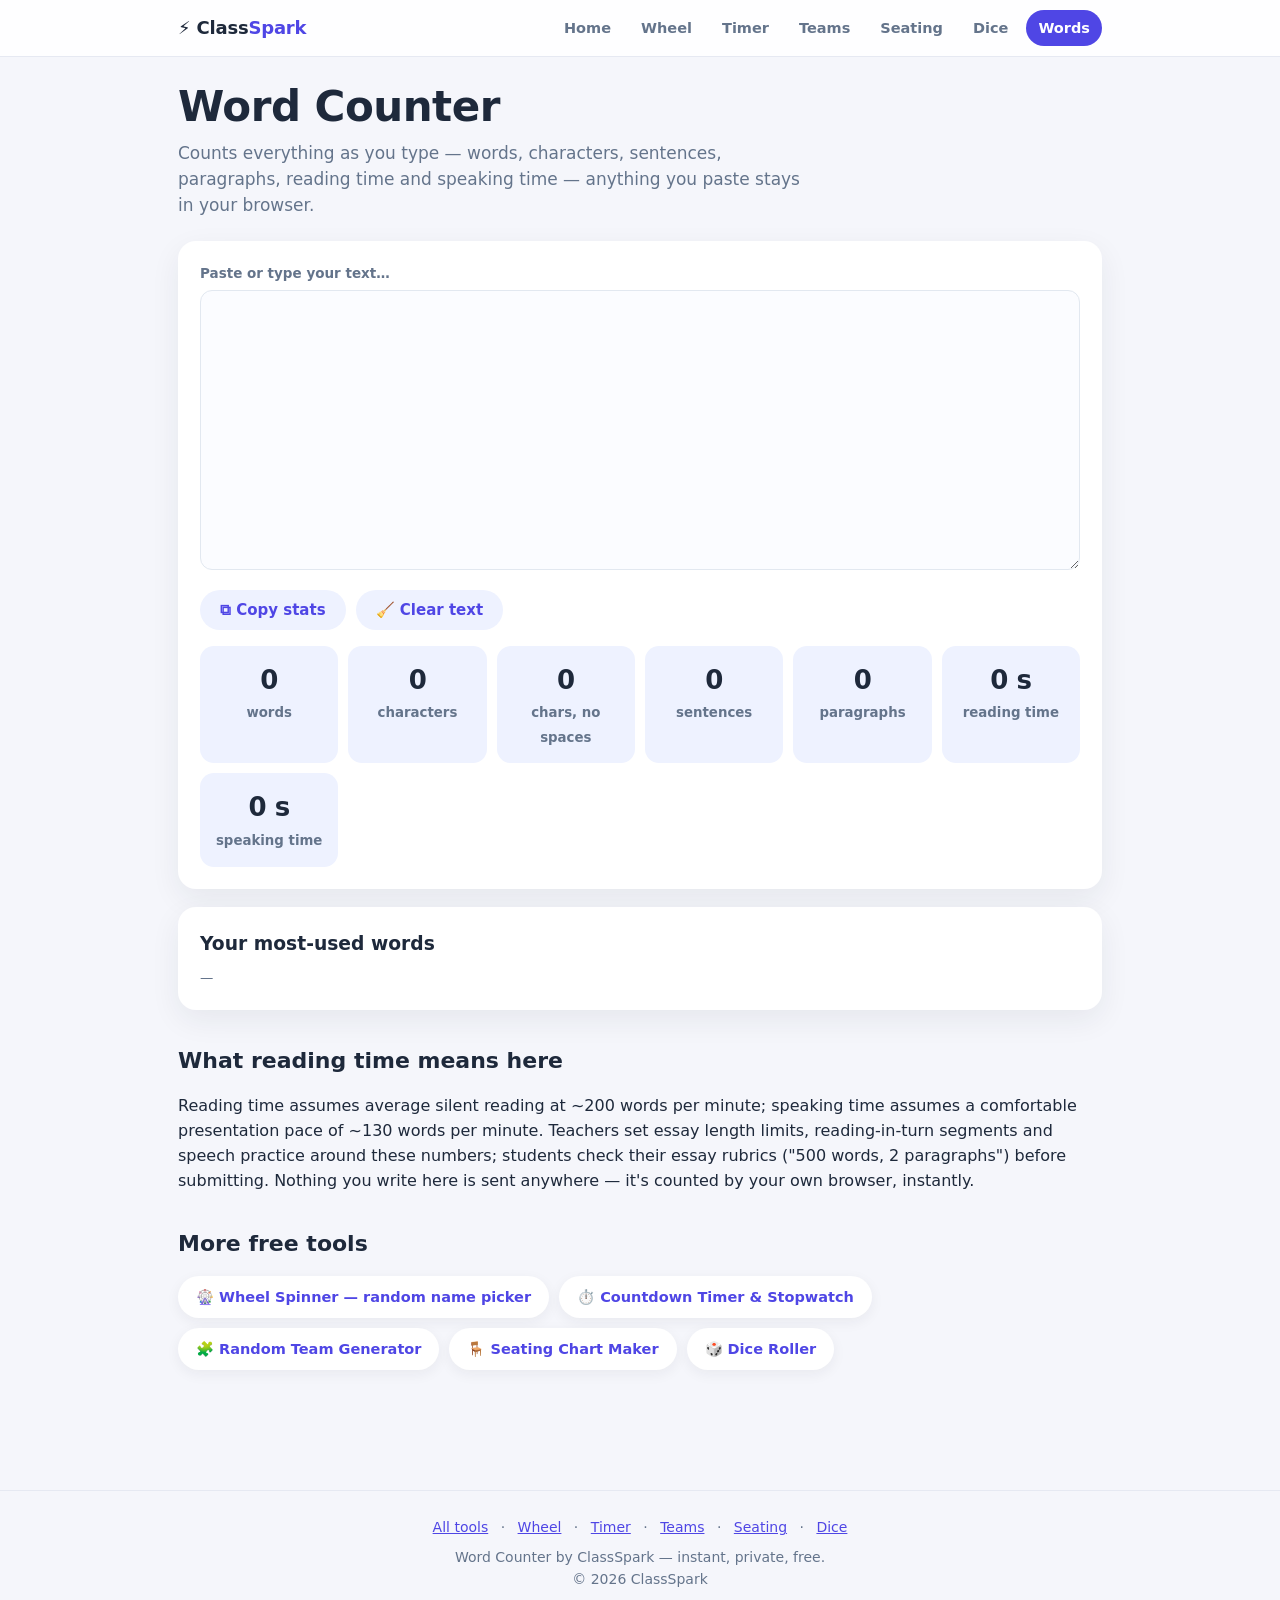
<file: words/index.html>
<!doctype html>
<html lang="en">
<head>
<meta charset="utf-8">
<meta name="viewport" content="width=device-width, initial-scale=1">
<title>Word Counter — Words, Characters, Sentences & Reading Time | ClassSpark</title>
<meta name="description" content="Free word counter: count words, characters (with & without spaces), sentences, paragraphs, reading time and speaking time. Finds your top words. Instant, private, no sign-up.">
<meta property="og:title" content="Free Word Counter with Reading Time">
<meta property="og:description" content="Words, characters, sentences, paragraphs, reading & speaking time, top words — instantly as you type.">
<meta property="og:type" content="website">
<link rel="canonical" href="https://ios-ug.github.io/classspark/words/">
<meta name="theme-color" content="#4f46e5">
<link rel="icon" href="data:image/svg+xml,%3Csvg xmlns='http://www.w3.org/2000/svg' viewBox='0 0 16 16'%3E%3Ctext y='14' font-size='14'%3E🔤%3C/text%3E%3C/svg%3E">
<link rel="stylesheet" href="../shared/style.css">
<script src="../shared/words.js" defer></script>
<script type="application/ld+json">
{"@context":"https://schema.org","@type":"FAQPage","mainEntity":[
{"@type":"Question","name":"How many pages is 500 words?","acceptedAnswer":{"@type":"Answer","text":"Roughly one single-spaced page (or two double-spaced pages) in 12pt font — about 400–500 words per page. Paste your text here to count words exactly as you type."}},
{"@type":"Question","name":"How long does it take to read 1,000 words?","acceptedAnswer":{"@type":"Answer","text":"Average silent readers manage about 200 words per minute, so 1,000 words ≈ 5 minutes of reading (or ~7½ minutes of speaking). This counter shows both numbers live."}}
]}
</script>
</head>
<body>
<header class="nav">
  <div class="nav-in">
    <a class="brand" href="../">⚡ Class<span>Spark</span></a>
    <nav>
      <a href="../">Home</a>
      <a href="../wheel/">Wheel</a>
      <a href="../timer/">Timer</a>
      <a href="../teams/">Teams</a>
      <a href="../seating/">Seating</a>
      <a href="../dice/">Dice</a>
      <a href="../words/" class="on">Words</a>
    </nav>
  </div>
</header>

<main class="container">
  <h1>Word Counter</h1>
  <p class="lead">Counts everything as you type — words, characters, sentences, paragraphs, reading time and speaking time — anything you paste stays in your browser.</p>

  <div class="card">
    <label class="field" for="text">Paste or type your text…</label>
    <textarea id="text" class="manifest" style="min-height:280px"></textarea>
    <div class="row" style="margin-top:12px">
      <button class="btn ghost" id="copyBtn">⧉ Copy stats</button>
      <button class="btn ghost" id="clearBtn">🧹 Clear text</button>
    </div>

    <div class="stats">
      <div class="stat"><b id="w">0</b><small>words</small></div>
      <div class="stat"><b id="c">0</b><small>characters</small></div>
      <div class="stat"><b id="cnsp">0</b><small>chars, no spaces</small></div>
      <div class="stat"><b id="sent">0</b><small>sentences</small></div>
      <div class="stat"><b id="para">0</b><small>paragraphs</small></div>
      <div class="stat"><b id="rd">0 s</b><small>reading time</small></div>
      <div class="stat"><b id="sp">0 s</b><small>speaking time</small></div>
    </div>
  </div>

  <div class="card">
    <h3 style="margin:0 0 10px">Your most-used words</h3>
    <div id="topWords" class="chips"><small class="hint">—</small></div>
  </div>

  <h2>What reading time means here</h2>
  <p>Reading time assumes average silent reading at ~200 words per minute; speaking time assumes a comfortable presentation pace of ~130 words per minute. Teachers set essay length limits, reading-in-turn segments and speech practice around these numbers; students check their essay rubrics ("500 words, 2 paragraphs") before submitting. Nothing you write here is sent anywhere — it's counted by your own browser, instantly.</p>

  <h2>More free tools</h2>
  <div class="moretools">
    <a href="../wheel/">🎡 Wheel Spinner — random name picker</a>
    <a href="../timer/">⏱️ Countdown Timer & Stopwatch</a>
    <a href="../teams/">🧩 Random Team Generator</a>
    <a href="../seating/">🪑 Seating Chart Maker</a>
    <a href="../dice/">🎲 Dice Roller</a>
  </div>
</main>

<div id="toast" class="toast">Copied ✓</div>

<footer>
  <div>
    <a href="../">All tools</a> · <a href="../wheel/">Wheel</a> · <a href="../timer/">Timer</a> · <a href="../teams/">Teams</a> · <a href="../seating/">Seating</a> · <a href="../dice/">Dice</a>
  </div>
  <p style="margin-top:8px">Word Counter by ClassSpark — instant, private, free.<br>© 2026 ClassSpark</p>
</footer>
</body>
</html>
</file>
<file: shared/style.css>
:root {
  --bg: #f5f6fb;
  --ink: #1e293b;
  --muted: #64748b;
  --accent: #4f46e5;
  --accent-soft: #eef2ff;
  --danger: #dc2626;
  --radius: 18px;
}
* { box-sizing: border-box; }
html { -webkit-text-size-adjust: 100%; }
body {
  margin: 0;
  background: var(--bg);
  color: var(--ink);
  font-family: ui-sans-serif, system-ui, -apple-system, "Segoe UI", Roboto, Helvetica, Arial, sans-serif;
  line-height: 1.55;
}
.container { max-width: 960px; margin: 0 auto; padding: 0 18px 60px; }

/* ---------- nav ---------- */
.nav {
  position: sticky; top: 0; z-index: 20;
  background: rgba(255,255,255,.88);
  backdrop-filter: blur(8px);
  border-bottom: 1px solid #e6e9f2;
}
.nav-in {
  max-width: 960px; margin: 0 auto; padding: 10px 18px;
  display: flex; align-items: center; justify-content: space-between; gap: 12px;
}
.brand { font-weight: 800; font-size: 18px; color: var(--ink); text-decoration: none; letter-spacing: -.2px; }
.brand span { color: var(--accent); }
.nav nav { display: flex; gap: 6px; }
.nav nav a {
  text-decoration: none; color: var(--muted); font-weight: 600; font-size: 14.5px;
  padding: 7px 12px; border-radius: 999px;
}
.nav nav a:hover { background: var(--accent-soft); color: var(--accent); }
.nav nav a.on { background: var(--accent); color: #fff; }

/* ---------- typography ---------- */
h1 { font-size: clamp(28px, 5vw, 42px); line-height: 1.15; margin: 26px 0 8px; letter-spacing: -.5px; }
.lead { color: var(--muted); font-size: 17px; margin: 0 0 22px; max-width: 640px; }
h2 { margin: 34px 0 10px; font-size: 22px; }
h3 { margin: 20px 0 8px; }
small.hint { color: var(--muted); }
a { color: var(--accent); }

/* ---------- buttons ---------- */
.btn {
  display: inline-flex; align-items: center; justify-content: center; gap: 8px;
  padding: 11px 20px; border: 0; border-radius: 999px;
  font: 600 15px ui-sans-serif, system-ui, sans-serif;
  background: var(--accent); color: #fff; cursor: pointer;
  transition: transform .06s ease, filter .15s ease;
}
.btn:hover { filter: brightness(1.08); }
.btn:active { transform: scale(.98); }
.btn.big { padding: 15px 30px; font-size: 17px; }
.btn.ghost { background: var(--accent-soft); color: var(--accent); }
.btn.danger { background: #fef2f2; color: var(--danger); }
.btn.tiny { padding: 6px 12px; font-size: 13px; }
.btn[disabled] { opacity: .45; cursor: not-allowed; }

/* ---------- cards ---------- */
.card { background: #fff; border-radius: var(--radius); box-shadow: 0 10px 30px rgba(30,41,59,.07); padding: 22px; margin: 18px 0; }

/* ---------- wheel ---------- */
.tool-grid { display: grid; grid-template-columns: 320px 1fr; gap: 22px; align-items: start; }
@media (max-width: 780px) { .tool-grid { grid-template-columns: 1fr; } }
textarea.manifest {
  width: 100%; min-height: 250px; resize: vertical;
  font: 15px ui-monospace, SFMono-Regular, Menlo, monospace;
  padding: 12px; border: 1.5px solid #e2e8f0; border-radius: 12px; outline: none; background: #fbfcff;
}
textarea.manifest:focus { border-color: var(--accent); box-shadow: 0 0 0 3px rgba(79,70,229,.15); }
.field { display: block; font-weight: 700; font-size: 13.5px; color: var(--muted); margin-bottom: 6px; }
.row { display: flex; gap: 10px; flex-wrap: wrap; align-items: center; }
.row + .row { margin-top: 10px; }
.check { display: inline-flex; align-items: center; gap: 7px; font-size: 14px; color: var(--ink); cursor: pointer; user-select: none; }
.check input { width: 17px; height: 17px; accent-color: var(--accent); }
input.txt { padding: 10px 12px; border: 1.5px solid #e2e8f0; border-radius: 999px; font: 14px inherit; outline: none; }
input.txt:focus { border-color: var(--accent); box-shadow: 0 0 0 3px rgba(79,70,229,.12); }

.wheel-wrap { position: relative; max-width: 540px; margin: 0 auto; padding-top: 34px; }
.wheel-arrow {
  position: absolute; top: 4px; left: 50%; transform: translateX(-50%);
  width: 0; height: 0; z-index: 5;
  border-left: 16px solid transparent; border-right: 16px solid transparent;
  border-top: 26px solid #1e293b;
  filter: drop-shadow(0 3px 4px rgba(0,0,0,.25));
}
canvas#wheel { width: 100%; height: auto; display: block; will-change: transform; }
.wheel-cap {
  position: absolute; top: 50%; left: 50%; z-index: 4;
  width: 92px; height: 92px; border-radius: 50%;
  transform: translate(-50%, -50%);
  border: 6px solid #fff;
  background: var(--accent); color: #fff;
  font: 800 20px ui-sans-serif, system-ui; letter-spacing: 1px;
  cursor: pointer; box-shadow: 0 8px 22px rgba(79,70,229,.45);
}
.wheel-cap:active { transform: translate(-50%, -50%) scale(.96); }

.chips { display: flex; flex-wrap: wrap; gap: 8px; }
.chip { background: var(--accent-soft); color: var(--accent); border-radius: 999px; padding: 6px 13px; font-size: 13.5px; font-weight: 600; }

/* ---------- modal ---------- */
.modal { position: fixed; inset: 0; z-index: 60; display: grid; place-items: center; background: rgba(15,23,42,.55); padding: 20px; }
.modal[hidden] { display: none; }
.modal-in { background: #fff; border-radius: 24px; padding: 34px 30px; text-align: center; max-width: 380px; width: 100%; box-shadow: 0 30px 70px rgba(15,23,42,.35); }
.modal-in .emoji { font-size: 46px; }
.modal-in h2 { font-size: 15px; text-transform: uppercase; letter-spacing: 2px; color: var(--muted); margin: 6px 0 4px; }
#winnerName { font-size: clamp(34px, 8vw, 52px); font-weight: 800; color: var(--accent); margin: 2px 0 18px; word-break: break-word; }

/* ---------- timer ---------- */
.tabs { display: inline-flex; background: #e9ecf5; border-radius: 999px; padding: 4px; gap: 4px; }
.tabs button { border: 0; background: transparent; padding: 9px 20px; border-radius: 999px; font: 600 14.5px inherit; color: var(--muted); cursor: pointer; }
.tabs button.on { background: #fff; color: var(--ink); box-shadow: 0 2px 8px rgba(30,41,59,.12); }
.stage { text-align: center; padding: 30px 0 6px; }
.display {
  font-variant-numeric: tabular-nums;
  font-weight: 800; letter-spacing: -2px;
  font-size: clamp(64px, 17vw, 200px); line-height: 1;
  color: var(--ink); user-select: none;
}
.display.done { color: var(--danger); animation: pulse .9s ease infinite; }
@keyframes pulse { 0%,100% { opacity: 1; } 50% { opacity: .45; } }
.msg { min-height: 30px; font-weight: 700; color: var(--danger); font-size: 20px; }
.laps { list-style: none; margin: 18px auto 0; padding: 0; max-width: 480px; text-align: center; }
.laps li { display: flex; justify-content: space-between; padding: 9px 16px; border-bottom: 1px dashed #e2e8f0; font-variant-numeric: tabular-nums; }
.laps li b { font-weight: 600; color: var(--muted); margin-right: auto; }

/* ---------- teams ---------- */
.teams-grid { display: grid; grid-template-columns: repeat(auto-fill, minmax(235px, 1fr)); gap: 14px; }
.team { border-radius: 16px; padding: 16px; color: #fff; }
.team h3 { margin: 0 0 10px; font-size: 17px; display: flex; justify-content: space-between; }
.team h3 span { font-weight: 500; opacity: .8; font-size: 14px; }
.team .m { background: rgba(255,255,255,.18); padding: 5px 10px; border-radius: 8px; font-size: 14px; margin: 4px 0; }
.t1 {background:#6366f1} .t2{background:#0ea5e9} .t3{background:#10b981}
.t4 {background:#f59e0b} .t5{background:#ec4899} .t6{background:#8b5cf6}
.t7 {background:#14b8a6} .t8{background:#f97316} .t9{background:#3b82f6}
.t10{background:#22c55e} .t11{background:#0891b2} .t12{background:#a855f7}
.toast {
  position: fixed; bottom: 26px; left: 50%; transform: translateX(-50%);
  background: var(--ink); color: #fff; padding: 11px 22px; border-radius: 999px;
  font-weight: 600; font-size: 14.5px; z-index: 70; opacity: 0; pointer-events: none;
  transition: opacity .25s ease;
}
.toast.show { opacity: 1; }

/* ---------- misc ---------- */
details { background: #fff; border-radius: 14px; padding: 14px 18px; margin: 10px 0; box-shadow: 0 4px 14px rgba(30,41,59,.05); }
details summary { font-weight: 700; cursor: pointer; }
details p { color: var(--muted); margin: 10px 0 2px; }
footer { border-top: 1px solid #e6e9f2; margin-top: 46px; padding: 26px 18px 34px; text-align: center; color: var(--muted); font-size: 14px; }
footer a { margin: 0 8px; }
.moretools { display: flex; gap: 10px; flex-wrap: wrap; margin: 14px 0; }
.moretools a { background: #fff; padding: 10px 18px; border-radius: 999px; text-decoration: none; font-weight: 600; font-size: 14.5px; box-shadow: 0 4px 14px rgba(30,41,59,.06); }
.center { text-align: center; }
@media print {
  .nav, .btn, .controls, footer, .row { display: none !important; }
  body { background: #fff; }
  .team { box-shadow: none; border: 2px solid #333; }
}

/* ---------- seating ---------- */
.seatgrid { display: grid; gap: 8px; }
.seat {
  border: 2px dashed #cbd5e1; border-radius: 12px; min-height: 56px;
  display: flex; align-items: center; justify-content: center;
  font-weight: 600; font-size: 14.5px; text-align: center; background: #fff;
  padding: 4px 6px;
}
.seat.filled { border-style: solid; border-color: #c7d2fe; background: var(--accent-soft); color: var(--accent); cursor: grab; }
.seat.filled:active { cursor: grabbing; }
.frontbar {
  text-align: center; font-weight: 800; letter-spacing: 2px; font-size: 12.5px;
  color: var(--muted); padding: 8px; border: 2px solid #e2e8f0; border-radius: 12px; margin-bottom: 10px;
}
#pool {
  display: flex; flex-wrap: wrap; gap: 8px; align-items: center; min-height: 56px;
  background: #fff; border: 2px dashed #e2e8f0; border-radius: 12px; padding: 10px;
}
#pool .chip { cursor: grab; }
#pool .chip:active { cursor: grabbing; }

/* ---------- dice ---------- */
.dice-row { display: flex; gap: 14px; justify-content: center; flex-wrap: wrap; }
.dice-row.rolling .die { animation: shake .28s ease infinite; }
@keyframes shake { 0%, 100% { transform: rotate(-4deg); } 50% { transform: rotate(5deg) translateY(-3px); } }
.die {
  width: 88px; height: 88px; border-radius: 18px; position: relative;
  background: #fff; border: 3px solid #f59e0b;
  box-shadow: 0 8px 20px rgba(245,158,11,.25);
  display: grid; place-items: center;
}
.pips { position: absolute; inset: 14px; }
.dot { position: absolute; width: 14px; height: 14px; border-radius: 50%; background: #1e293b; transform: translate(-50%, -50%); }
.num { font-size: 38px; font-weight: 800; color: #b45309; }
#totalLabel { font-weight: 700; color: var(--muted); letter-spacing: .5px; }

/* ---------- words ---------- */
.stats { display: grid; grid-template-columns: repeat(auto-fit, minmax(128px, 1fr)); gap: 10px; margin-top: 16px; }
.stat { background: var(--accent-soft); border-radius: 14px; padding: 14px 8px; text-align: center; }
.stat b { display: block; font-size: 26px; letter-spacing: -.5px; }
.stat small { color: var(--muted); font-weight: 600; }
</file>
